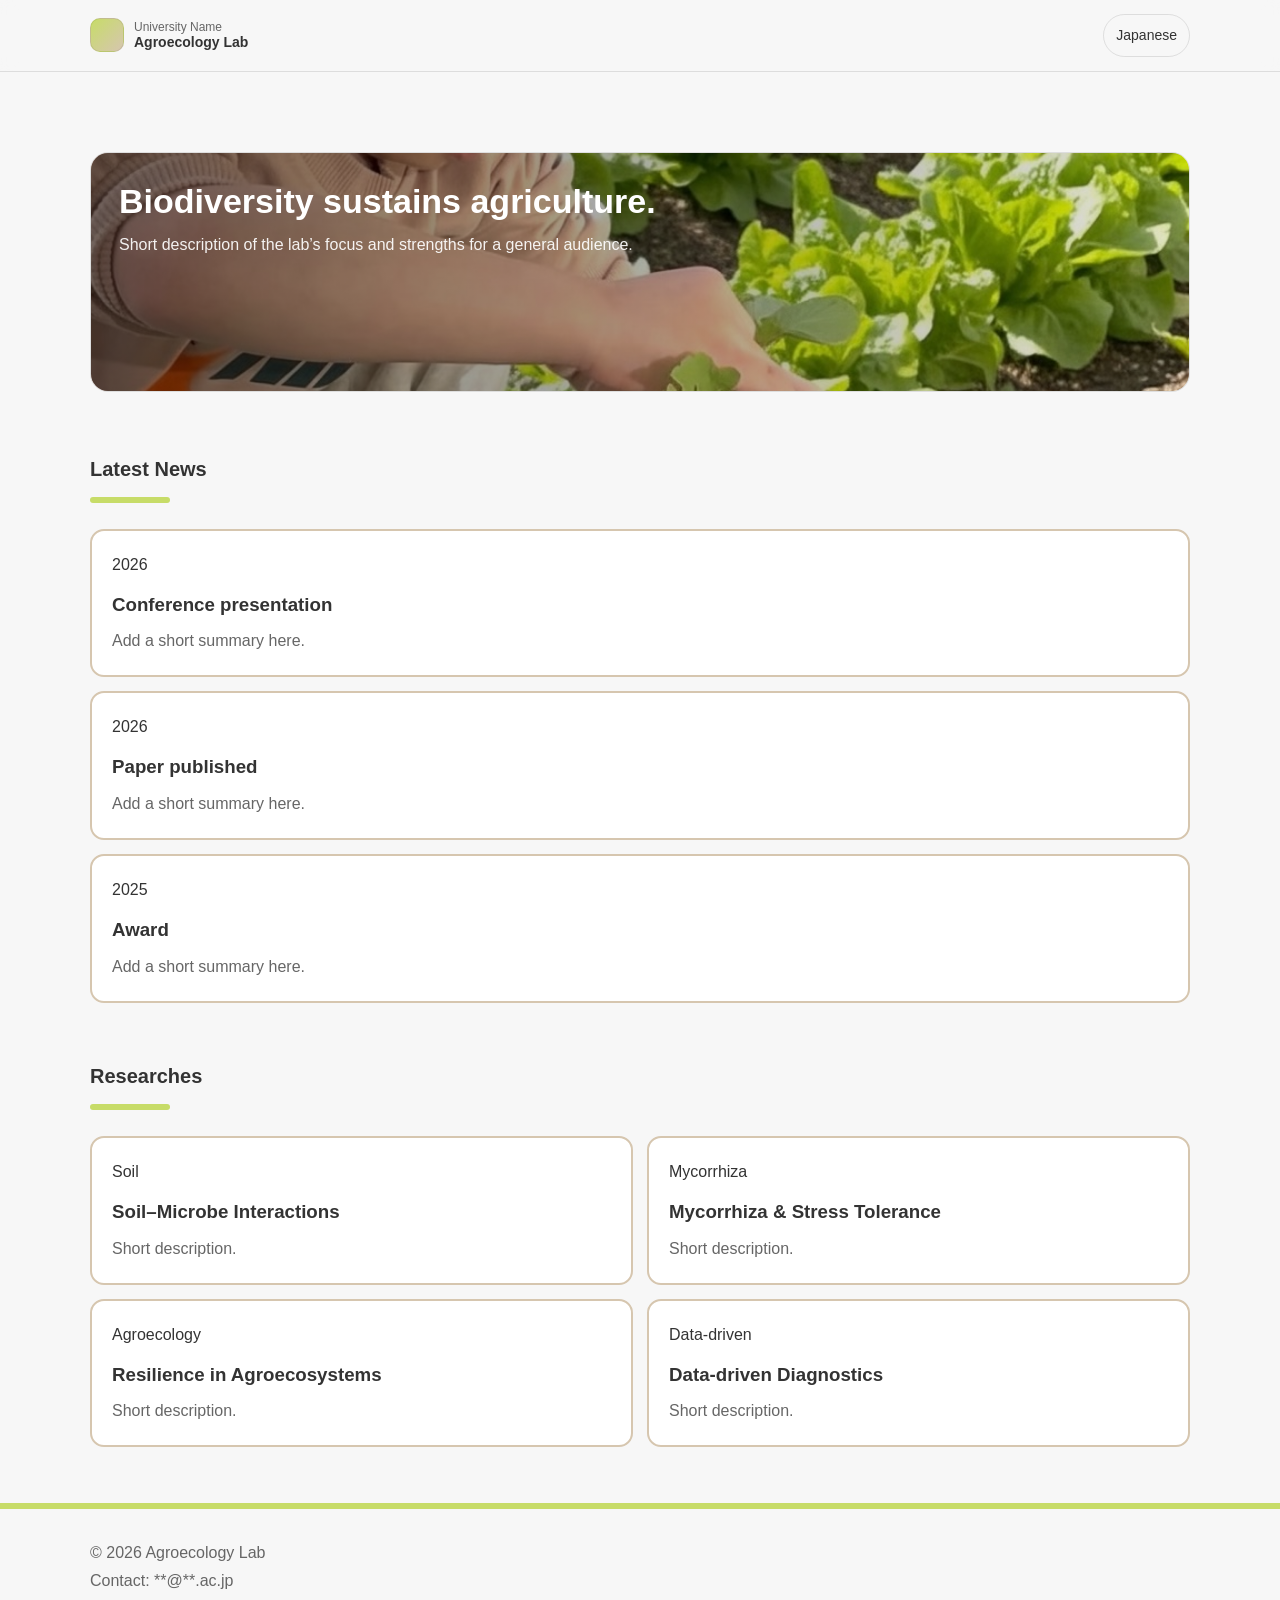
<file: en/index.html>
<!doctype html>
<html lang="en">
<head>
  <meta charset="utf-8" />
  <meta name="viewport" content="width=device-width, initial-scale=1" />
  <title>Agroecology Lab</title>
  <link rel="stylesheet" href="../assets/css/style.css" />
</head>

<body>
  <!-- Header (same layout as JP) -->
<header class="site-header">
  <div class="container header__row">
    <a class="brand" href="../">
      <span class="brand__logo" aria-hidden="true"></span>
      <span class="brand__text">
        <span class="brand__univ">University Name</span>
        <span class="brand__lab">Agroecology Lab</span>
      </span>
    </a>

    <div style="display:flex;gap:10px;align-items:center;">
      <!-- 右上：Japanese → 日本語トップへ -->
      <a class="btn btn--ghost" href="../">Japanese</a>
      <button class="nav-toggle" aria-label="Open menu" aria-expanded="false">☰</button>
    </div>
  </div>

</header>

  <main class="container">

    <!-- HERO -->
    <section class="hero">
      <div class="hero__img" style="background-image:url('../assets/img/hero.jpg');"></div>
      <div class="hero__overlay"></div>
      <div class="hero__content">
        <h1 class="hero__title">Biodiversity sustains agriculture.</h1>
        <p class="hero__lead">
          Short description of the lab’s focus and strengths for a general audience.
        </p>
      </div>
    </section>

    <!-- Latest News -->
    <section class="section">
      <div class="section__title">
        <h2 class="section-title">Latest News</h2>
      </div>

      <div class="grid">
        <section class="card">
          <div class="tag">2026</div>
          <h3 style="margin:10px 0 6px;">Conference presentation</h3>
          <p class="muted" style="margin:0;">Add a short summary here.</p>
        </section>

        <section class="card">
          <div class="tag">2026</div>
          <h3 style="margin:10px 0 6px;">Paper published</h3>
          <p class="muted" style="margin:0;">Add a short summary here.</p>
        </section>

        <section class="card">
          <div class="tag">2025</div>
          <h3 style="margin:10px 0 6px;">Award</h3>
          <p class="muted" style="margin:0;">Add a short summary here.</p>
        </section>
      </div>
    </section>

    <!-- Researches -->
    <section class="section">
      <div class="section__title">
        <h2 class="section-title">Researches</h2>
      </div>

      <div class="grid grid-2">
        <section class="card">
          <div class="tag">Soil</div>
          <h3 style="margin:10px 0 6px;">Soil–Microbe Interactions</h3>
          <p class="muted" style="margin:0;">Short description.</p>
        </section>

        <section class="card">
          <div class="tag">Mycorrhiza</div>
          <h3 style="margin:10px 0 6px;">Mycorrhiza & Stress Tolerance</h3>
          <p class="muted" style="margin:0;">Short description.</p>
        </section>

        <section class="card">
          <div class="tag">Agroecology</div>
          <h3 style="margin:10px 0 6px;">Resilience in Agroecosystems</h3>
          <p class="muted" style="margin:0;">Short description.</p>
        </section>

        <section class="card">
          <div class="tag">Data-driven</div>
          <h3 style="margin:10px 0 6px;">Data-driven Diagnostics</h3>
          <p class="muted" style="margin:0;">Short description.</p>
        </section>
      </div>
    </section>

  </main>

<footer class="site-footer">
  <div class="container footer__row">
    <div class="muted">© <span id="y"></span> Agroecology Lab</div>
    <div class="muted">
      Contact: <span class="js-email" data-user="**" data-domain="**" data-tld="ac.jp"></span>
    </div>
  </div>
</footer>

<script>
  // year
  const y = document.getElementById('y');
  if (y) y.textContent = new Date().getFullYear();

  // email (split display)
  document.querySelectorAll('.js-email').forEach(el => {
    const user = el.dataset.user || '';
    const domain = el.dataset.domain || '';
    const tld = el.dataset.tld || '';
    const addr = `${user}@${domain}.${tld}`;
    el.textContent = addr;
    el.href = `mailto:${addr}`;
  });

  // mobile nav toggle (if your JP pages use it)
  const toggle = document.querySelector('.nav-toggle');
  const nav = document.querySelector('.site-nav');
  if (toggle && nav) {
    toggle.addEventListener('click', () => {
      const open = nav.classList.toggle('is-open');
      toggle.setAttribute('aria-expanded', open ? 'true' : 'false');
    });
  }
</script>

</body>
</html>
</file>
<file: assets/css/style.css>
:root{
  --accent:#c7dc68; --accent2:#d6c6af; --bg:#f7f7f7;
  --text:#333333; --muted:#666666; --card:#ffffff;
  --border:rgba(0,0,0,.10); --maxw:1100px;
}
*{box-sizing:border-box} html,body{margin:0;padding:0}
body{background:var(--bg);color:var(--text);font-family:-apple-system,BlinkMacSystemFont,"Segoe UI",Roboto,"Hiragino Sans","Noto Sans JP",Arial,sans-serif;line-height:1.75}
a{color:inherit;text-decoration:none} a:hover{color:var(--accent)}
.container{width:min(var(--maxw),calc(100% - 32px));margin:0 auto}
.muted{color:var(--muted)}

.site-header{position:sticky;top:0;z-index:50;background:rgba(247,247,247,.9);backdrop-filter:blur(8px);border-bottom:1px solid var(--border)}
.header__row{display:flex;align-items:center;justify-content:space-between;padding:14px 0;gap:12px}
.brand{display:flex;align-items:center;gap:10px}
.brand__logo{width:34px;height:34px;border-radius:10px;background:linear-gradient(135deg,var(--accent),var(--accent2));border:1px solid rgba(0,0,0,.08)}
.brand__text{display:flex;flex-direction:column;line-height:1.2}
.brand__univ{font-size:12px;color:var(--muted)}
.brand__lab{font-weight:700;font-size:14px}

.btn{display:inline-flex;align-items:center;justify-content:center;padding:8px 12px;border-radius:999px;border:1px solid var(--border);background:var(--card);font-size:14px}
.btn--ghost{background:transparent}
.nav-toggle{display:none;border:1px solid var(--border);background:var(--card);border-radius:10px;padding:8px 10px;font-size:16px}
.site-nav.is-open{display:block}
.nav-list{list-style:none;display:flex;gap:16px;padding:10px 0;margin:0;overflow-x:auto}
.nav-list a{display:inline-block;padding:8px 10px;border-radius:10px}
main.container{padding:80px 0 56px}

/* ===== Hero (match container width + add spacing) ===== */

.hero{
  position:relative;
  overflow:hidden;
  border:1px solid var(--border);
  border-radius:18px;

  min-height:240px;
  margin-bottom:60px;   /* 下余白だけ残す */
}

.hero__img{
  position:absolute;
  inset:0;
  background-image:url('../img/hero.jpg'); /* CSSは assets/css/ 基準 */
  background-size:cover;
  background-position:center;
}

.hero__overlay{
  position:absolute;
  inset:0;
  background:linear-gradient(90deg,rgba(0,0,0,.55),rgba(0,0,0,.10));
}

.hero__content{
  position:relative;
  padding:28px;
  color:#fff;
  max-width:720px;
}

.hero__title{
  font-size:34px;
  line-height:1.2;
  margin:0 0 10px;
}

.hero__lead{
  margin:0;
  color:rgba(255,255,255,.92);
}

/* ===== Cards / Sections ===== */


.section__title{
  display:flex;
  align-items:baseline;
  justify-content:space-between;
  gap:12px;
  margin:0 0 12px;
}

.section__title h2{
  margin:0;
  font-size:20px;
}

/* ===== Page header ===== */

.page__header{
  margin-bottom:14px;
  border-left:6px solid var(--accent2);
  padding-left:12px;
}

.page__title{
  margin:0;
  font-size:26px;
}

/* ===== Mobile ===== */

@media (max-width:640px){
  .nav-toggle{display:inline-flex}
  .site-nav{display:none}
  .site-nav.is-open{display:block}
  .nav-list{flex-wrap:wrap;overflow:visible}

  .hero{
    width:calc(100% - 32px);
    margin: 0 auto 34px auto; /* モバイルは少し詰める */
    border-radius:16px;
  }

  .hero__title{font-size:28px}
  .hero__content{padding:18px}
}

/* ===== Brand Navigation ===== */

.site-nav {
  border-top: 4px solid #c7dc68;
  background: #ffffff;
}

.nav-list a {
  transition: all 0.2s ease;
}

.nav-list a:hover {
  background: #c7dc68;
  color: #333;
}

.nav-list a.active {
  background: #d6c6af;
}

/* ===== Brand Buttons ===== */

.btn-primary {
  background: #c7dc68;
  color: #333;
  border: none;
  padding: 10px 18px;
  border-radius: 6px;
  font-weight: 600;
}

.btn-primary:hover {
  background: #b6c957;
}

.btn-secondary {
  background: #d6c6af;
  color: #333;
  border: none;
  padding: 10px 18px;
  border-radius: 6px;
}

.card{
  background: var(--card);
  border: 2px solid var(--accent2);
  border-radius: 14px;
  padding: 20px;
  transition: 0.2s;
}

/* ---- Unified card spacing ---- */
/* 縦並び（grid以外）だけカード間隔を作る */
:not(.grid) > .card + .card{
  margin-top: 14px;
}

.card:hover {
  border-color: #c7dc68;
  transform: translateY(-3px);
}

.site-footer {
  border-top: 6px solid #c7dc68;
  background: #f7f7f7;
  padding: 30px 0;
}

.section-light {
  background: rgba(214,198,175,0.15);
  padding: 40px 0;
}


/* =====================================================
   SECTION SYSTEM (clean version – define once only)
   ===================================================== */

/* ---- Section container spacing ---- */
/* 共通：セクション（まとまり）間隔 */
.section{
  margin-bottom: 56px;  /* ← Gallery 2026→2025、Members PI→Students が同じ間隔になる */
}

/* 最後のセクションだけ余白を消す（任意） */
.section:last-of-type{
  margin-bottom: 0;
}

.section-title{
  font-size: 20px;
  font-weight: 600;
  margin: 0;
  position: relative;
}

.section-title::after{
  content:"";
  display:block;
  width:80px;
  height:6px;
  background: var(--accent);
  margin: 10px 0 14px 0;   /* ← Topics と Latest News の間隔を統一 */
  border-radius:999px;
}

/* ---- Ensure spacing when grid/card follows ---- */
.section-title + .grid,
.section-title + .card{
  margin-top: 0;   /* バーで余白を作るので不要 */
}

/* ---- Page header (Researches / Members の上部) ---- */
.page-title{
  font-size: 26px;
  margin: 0 0 8px 0;
}

.page-lead{
  margin: 0 0 24px 0;
  color: var(--muted);
}

/* ===== Card spacing inside grids (Topics etc.) ===== */

/* grid の中のカード間隔を gap で作る（これが正解） */
.grid{
  display: grid;
  gap: 14px;        /* ← 統一間隔 */
}

/* 2列・3列の指定（既にある場合は上書きされませんが、無ければ効く） */
.grid-2{ grid-template-columns: repeat(2, minmax(0, 1fr)); }
.grid-3{ grid-template-columns: repeat(3, minmax(0, 1fr)); }

/* カード自身の余計な外側余白をゼロに（gap で統一するため） */
.grid > .card{
  margin: 0;
}

/* モバイルは1列にして gap も少し詰める */
@media (max-width: 900px){
  .grid-2, .grid-3{ grid-template-columns: 1fr; }
  .grid{
    display: grid;
    gap: 14px;
  }
}
</file>
